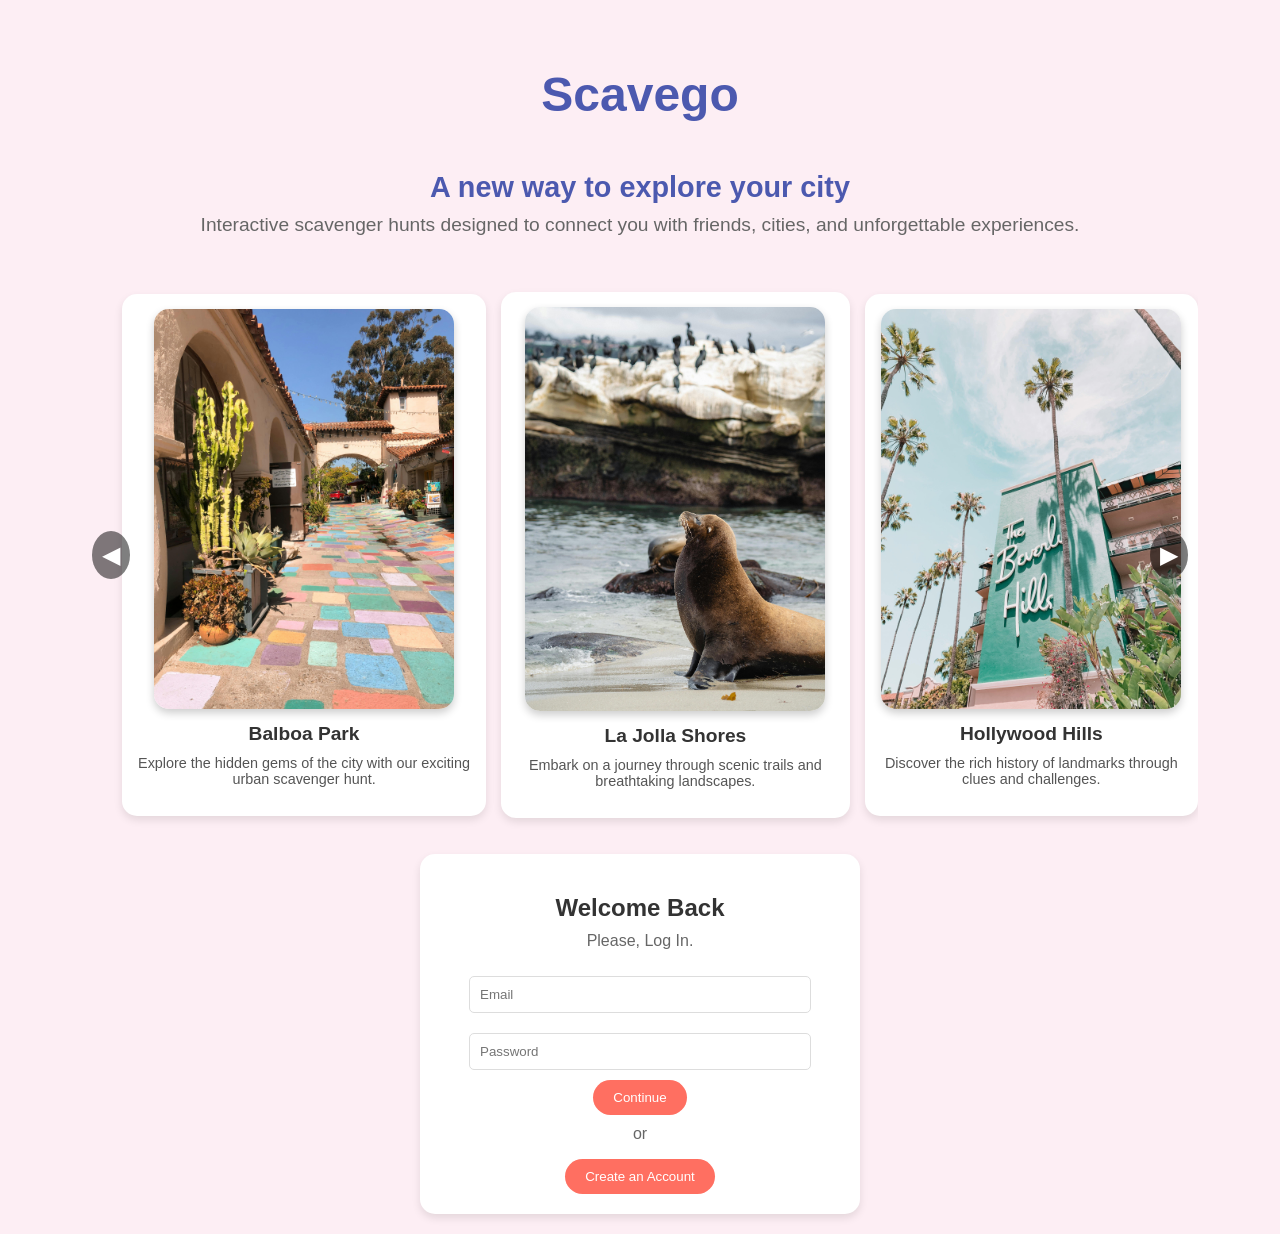
<file: index.html>
<!DOCTYPE html>
<html lang="en">
<head>
    <meta charset="UTF-8">
    <meta name="viewport" content="width=device-width, initial-scale=1.0">
    <title>Scavego - Explore Our Hunts</title>
    <link rel="stylesheet" href="home.css"> <!-- Link to the specific CSS file -->
</head>
<body>
    <!-- Header Section -->
    <header class="site-header">
        <h1>Scavego</h1>
    </header>

    <!-- Hero Section -->
    <section class="hero">
        <h2>A new way to explore your city</h2>
        <p>Interactive scavenger hunts designed to connect you with friends, cities, and unforgettable experiences.</p>
    </section>

    <!-- Carousel Section -->
    <section class="carousel">
        <div class="carousel-track-container">
            <ul class="carousel-track">
                <li class="carousel-slide">
                    <a href="balboa-park.html">
                        <div class="card">
                            <img src="scav1.jpg" alt="Balboa Park">
                            <h3>Balboa Park</h3>
                            <p>Explore the hidden gems of the city with our exciting urban scavenger hunt.</p>
                        </div>
                    </a>
                </li>
                <li class="carousel-slide">
                    <a href="la-jolla-shores.html">
                        <div class="card">
                            <img src="scav5.jpg" alt="La Jolla Shores">
                            <h3>La Jolla Shores</h3>
                            <p>Embark on a journey through scenic trails and breathtaking landscapes.</p>
                        </div>
                    </a>
                </li>
                <li class="carousel-slide">
                    <a href="hollywood-hills.html">
                        <div class="card">
                            <img src="scav3.jpg" alt="Hollywood Hills">
                            <h3>Hollywood Hills</h3>
                            <p>Discover the rich history of landmarks through clues and challenges.</p>
                        </div>
                    </a>
                </li>
            </ul>
        </div>
        <button class="carousel-button left">&#9664;</button>
        <button class="carousel-button right">&#9654;</button>
    </section>

    <!-- Login Section -->
    <section class="login">
        <h2>Welcome Back</h2>
        <p>Please, Log In.</p>
        <form id="login-form">
            <div class="input-group">
                <input type="email" id="email" placeholder="Email">
            </div>
            <div class="input-group">
                <input type="password" id="password" placeholder="Password">
            </div>
            <button type="submit" class="btn-primary">Continue</button>
            <p>or</p>
            <button type="button" class="btn-secondary">Create an Account</button>
        </form>
    </section>

    <script src="script.js"></script> <!-- Link to JavaScript -->
</body>
</html>
</file>
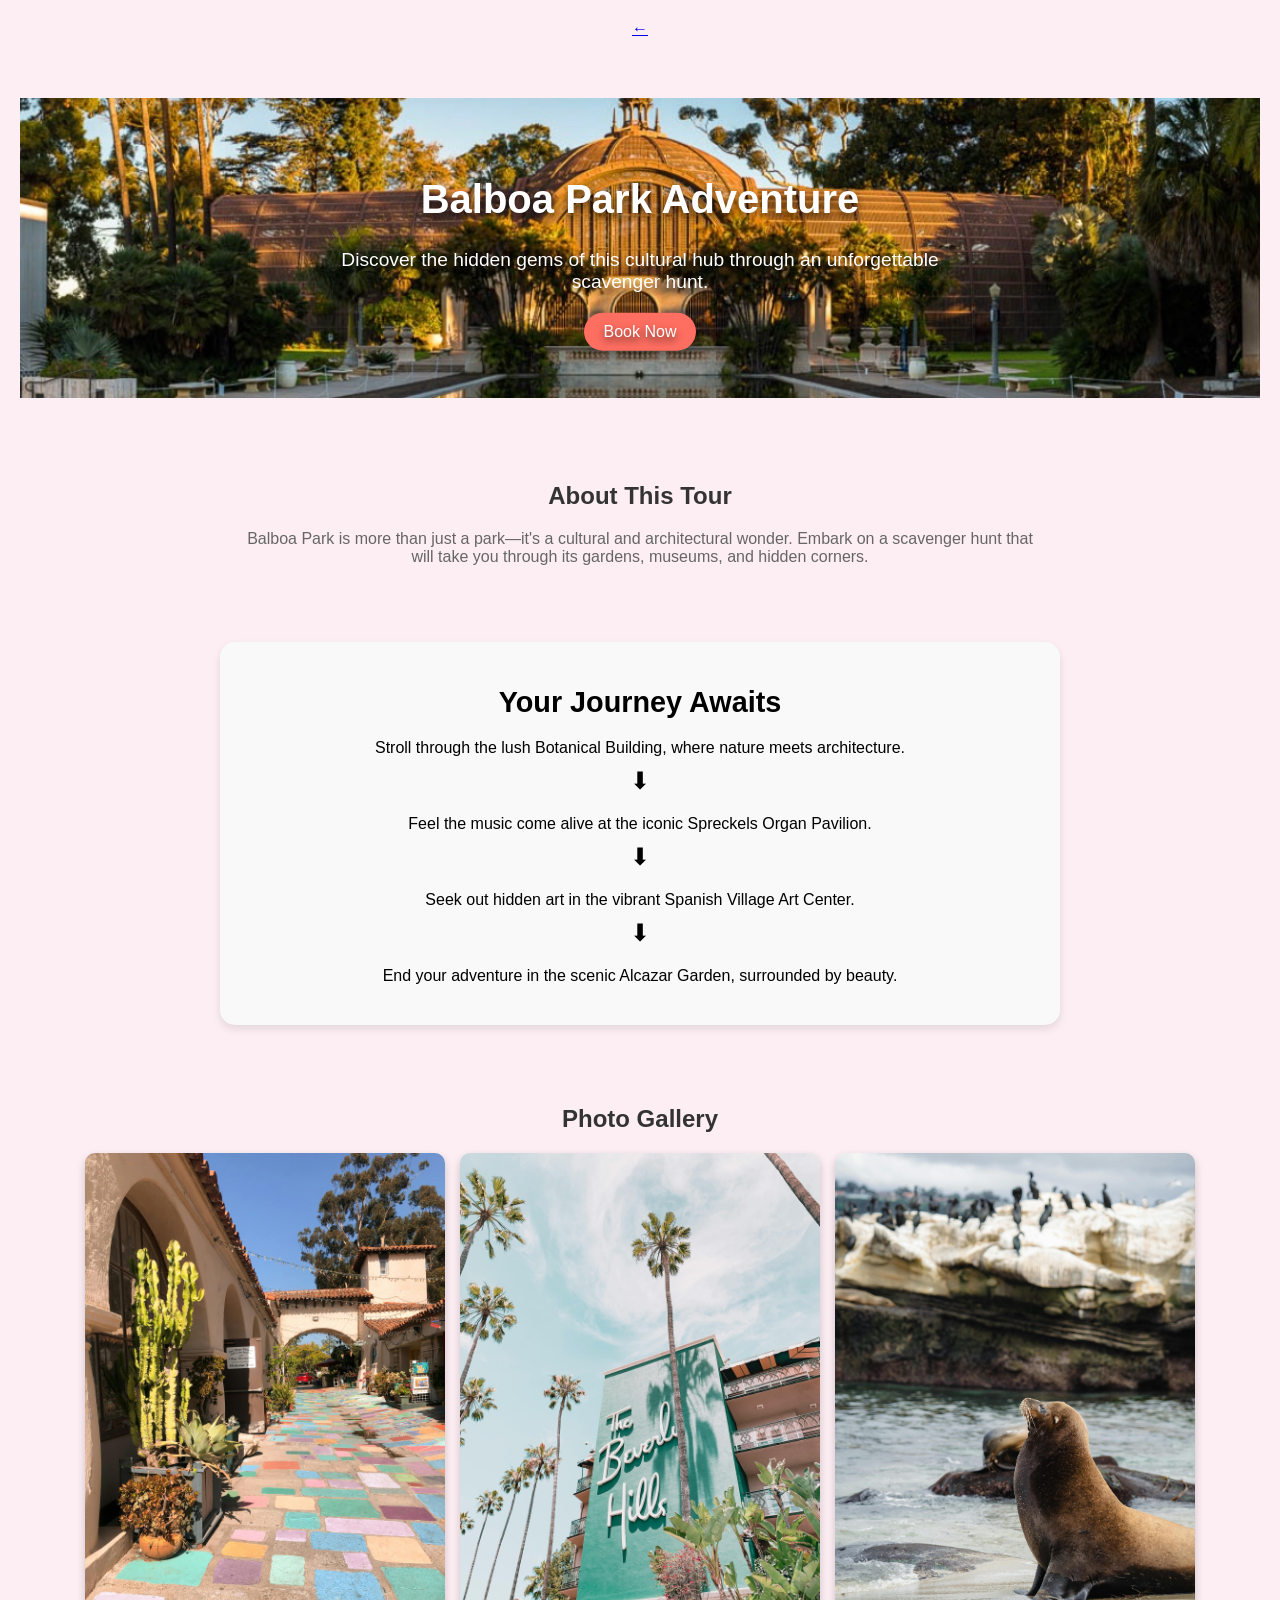
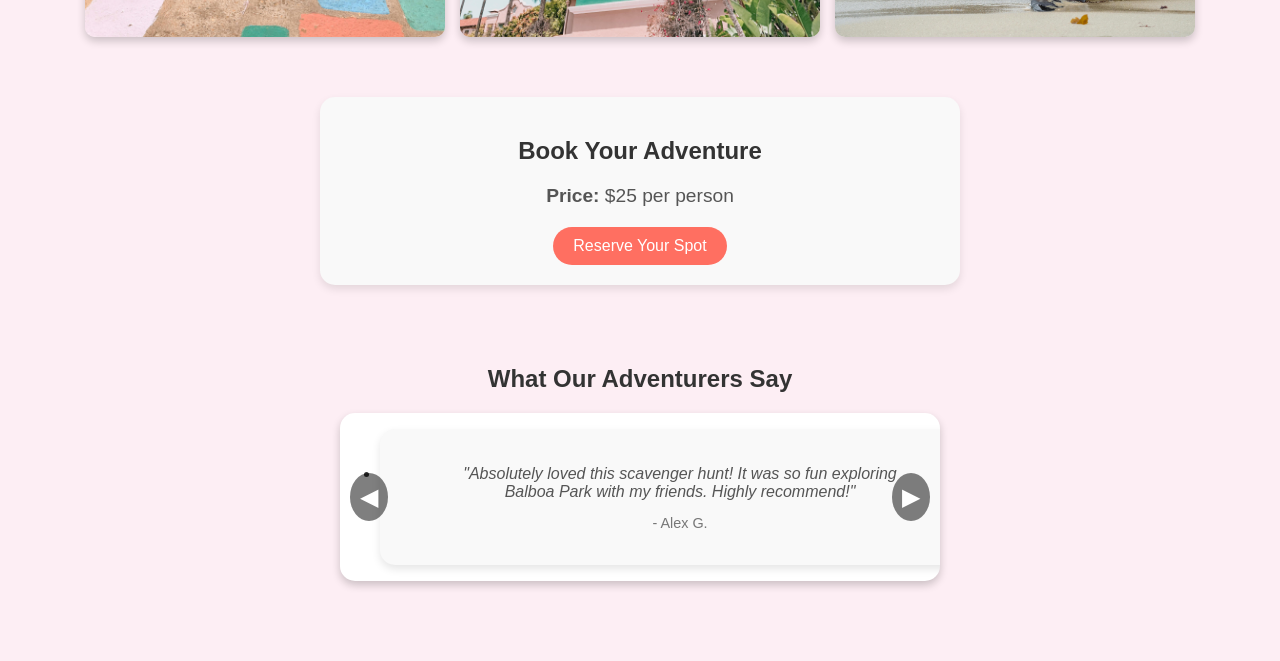
<file: balboa-park.html>
<!DOCTYPE html>
<html lang="en">
<head>
    <meta charset="UTF-8">
    <meta name="viewport" content="width=device-width, initial-scale=1.0">
    <title>Balboa Park Scavenger Hunt</title>
    <link rel="stylesheet" href="balboa-park.css">
</head>
<body>

    <!-- Home Button -->
    <div class="home-button-container">
        <a href="index.html" class="home-button">←</a>
    </div>

    <!-- Hero Section -->
    <header class="hero">
        <img src="BH4.jpg" alt="Balboa Park" class="hero-image">
        <div class="hero-text">
            <h1>Balboa Park Adventure</h1>
            <p>Discover the hidden gems of this cultural hub through an unforgettable scavenger hunt.</p>
            <a href="checkout.html" class="btn-primary">Book Now</a>
        </div>
    </header>

    <main>
        <!-- About This Tour -->
        <section class="description">
            <h2>About This Tour</h2>
            <p>
                Balboa Park is more than just a park—it's a cultural and architectural wonder. Embark on a scavenger hunt that will take you through its gardens, museums, and hidden corners.
            </p>
        </section>

        <section class="journey-map">
            <h2>Your Journey Awaits</h2>
            <div class="journey-step">
                <p></strong> Stroll through the lush Botanical Building, where nature meets architecture.</p>
                <span class="arrow">⬇</span>
            </div>
            <div class="journey-step">
                <p></strong> Feel the music come alive at the iconic Spreckels Organ Pavilion.</p>
                <span class="arrow">⬇</span>
            </div>
            <div class="journey-step">
                <p></strong> Seek out hidden art in the vibrant Spanish Village Art Center.</p>
                <span class="arrow">⬇</span>
            </div>
            <div class="journey-step">
                <p></strong> End your adventure in the scenic Alcazar Garden, surrounded by beauty.</p>
            </div>
        </section>
        
        
        

        <!-- Photo Gallery -->
        <section class="gallery">
            <h2>Photo Gallery</h2>
            <div class="gallery-grid">
                <img src="scav1.jpg" alt="Botanical Garden">
                <img src="scav3.jpg" alt="Spreckels Organ Pavilion">
                <img src="scav5.jpg" alt="Spanish Village Art Center">
            </div>
        </section>

        <!-- Booking Section -->
        <section class="pricing">
            <h2>Book Your Adventure</h2>
            <p><strong>Price:</strong> $25 per person</p>
            <a href="checkout.html" class="btn-primary">Reserve Your Spot</a>
        </section>

        <!-- Reviews Section -->
        <section class="reviews">
            <h2>What Our Adventurers Say</h2>
            <div class="reviews-carousel">
                <button class="review-button left">&#9664;</button>
                <div class="review-track-container">
                    <ul class="review-track">
                        <li class="review-slide">
                            <blockquote>
                                "Absolutely loved this scavenger hunt! It was so fun exploring Balboa Park with my friends. Highly recommend!"
                            </blockquote>
                            <p>- Alex G.</p>
                        </li>
                        <li class="review-slide">
                            <blockquote>
                                "The clues were challenging but fun, and I discovered parts of the park I never knew existed!"
                            </blockquote>
                            <p>- Taylor R.</p>
                        </li>
                        <li class="review-slide">
                            <blockquote>
                                "A perfect blend of adventure and history. My kids had a blast, and so did I!"
                            </blockquote>
                            <p>- Jamie L.</p>
                        </li>
                    </ul>
                </div>
                <button class="review-button right">&#9654;</button>
            </div>
        </section>
    </main>

</body>
</html>
</file>
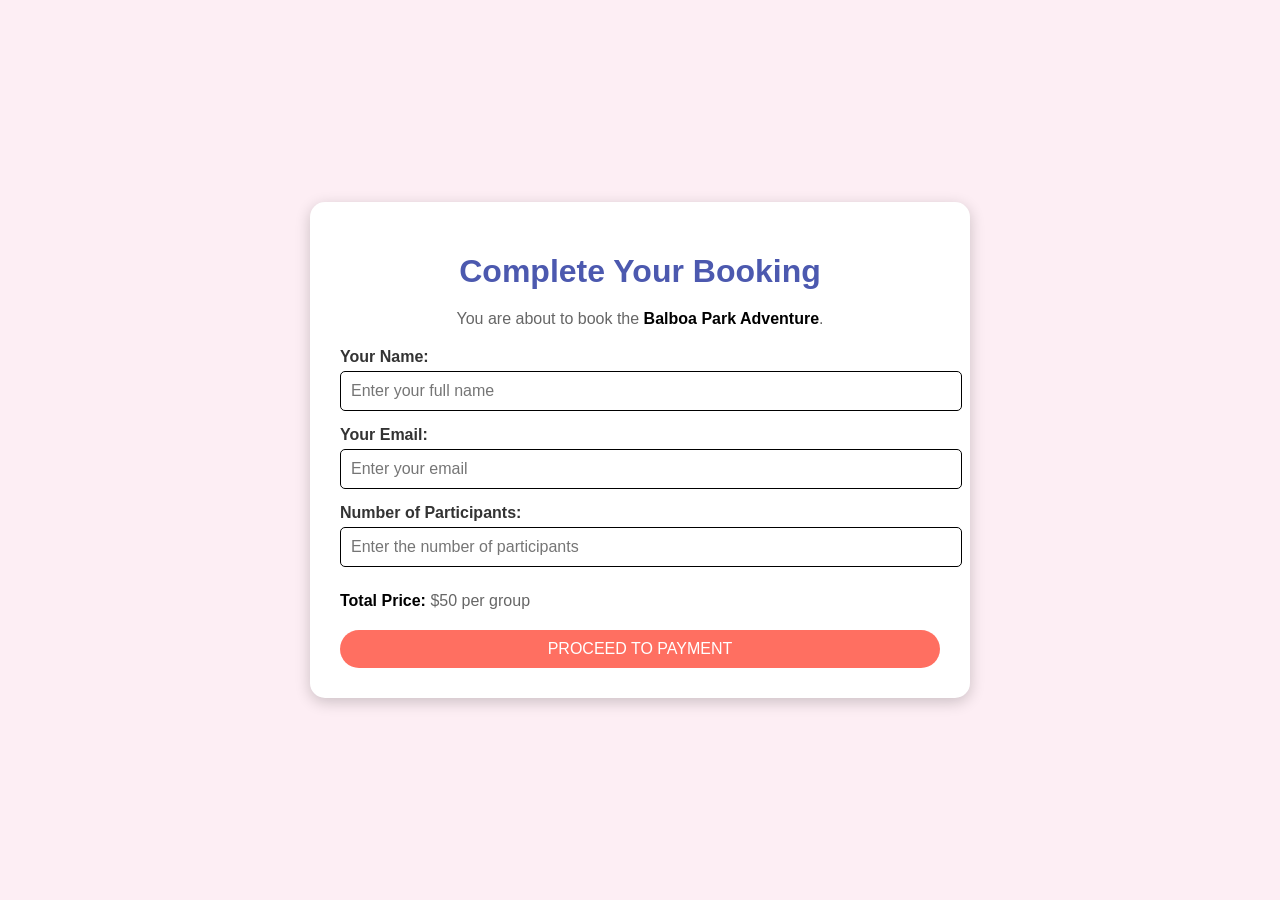
<file: checkout.html>
<!DOCTYPE html>
<html lang="en">
<head>
    <meta charset="UTF-8">
    <meta name="viewport" content="width=device-width, initial-scale=1.0">
    <title>Checkout - Balboa Park Adventure</title>
    <link rel="stylesheet" href="style.css">
</head>
<body style="background-color: #FDEEF4;"> <!-- Light pink background -->
    <div class="checkout-container">
        <h1>Complete Your Booking</h1>
        <p>You are about to book the <strong>Balboa Park Adventure</strong>.</p>
        
        <form action="balboa-hunt.html" method="GET">
            <!-- Name Input -->
            <label for="name">Your Name:</label>
            <input type="text" id="name" name="name" placeholder="Enter your full name" required>
            
            <!-- Email Input -->
            <label for="email">Your Email:</label>
            <input type="email" id="email" name="email" placeholder="Enter your email" required>
            
            <!-- Participants Input -->
            <label for="participants">Number of Participants:</label>
            <input type="number" id="participants" name="participants" placeholder="Enter the number of participants" required>
            
            <!-- Total Price -->
            <p><strong>Total Price:</strong> $50 per group</p>
            
            <!-- Submit Button -->
            <button type="submit" class="btn-primary">Proceed to Payment</button>
        </form>
    </div>
</body>
</html>
</file>
<file: home.css>
/* General Styles for Home Page */
body {
    font-family: 'Montserrat', sans-serif;
    background-color: #FDEEF4;
    color: #333;
    margin: 0;
    text-align: center;
    padding: 20px;
}

h1, h2 {
    color: #4c59af;
    margin-bottom: 10px;
}

h1 {
    font-size: 3rem;
}

h2 {
    font-size: 1.8rem;
}

p {
    font-size: 1.2rem;
    margin-top: 10px;
    color: #666;
}

/* Header Section */
.site-header {
    color: #333; /* Retain text color */
    padding: 15px;
    text-align: center;
    font-size: 1.8rem;
    margin-bottom: 20px;
    background-color: transparent; /* Remove pink background */
    box-shadow: none; /* Optional: Remove shadow if any */
}


/* Carousel Section */
.carousel {
    position: relative;
    max-width: 90%;
    margin: 20px auto;
    overflow: hidden;
}

.carousel-track-container {
    overflow: hidden;
    position: relative;
}

.carousel-track {
    display: flex;
    transition: transform 0.5s ease-in-out;
    gap: 15px;
    justify-content: center;
    align-items: center;
}

.carousel-slide {
    min-width: 300px;
    padding: 15px;
    text-align: center;
    background-color: #fff;
    border-radius: 15px;
    box-shadow: 0 4px 8px rgba(0, 0, 0, 0.1);
    display: flex;
    flex-direction: column;
    justify-content: space-between;
    min-height: 350px; /* Ensure consistent height */
}

/* Carousel Images */
.carousel-slide img {
    width: 100%;
    max-width: 300px;
    height: auto;
    border-radius: 15px;
    object-fit: cover;
    box-shadow: 0 4px 8px rgba(0, 0, 0, 0.2);
}

.carousel-slide h3 {
    font-size: 1.2rem;
    color: #333;
    margin: 10px 0;
}

.carousel-slide p {
    font-size: 0.9rem;
    color: #555;
}

/* Carousel Buttons */
.carousel-button {
    position: absolute;
    top: 50%;
    transform: translateY(-50%);
    background-color: rgba(0, 0, 0, 0.5);
    border: none;
    color: white;
    font-size: 1.5rem;
    cursor: pointer;
    padding: 10px;
    border-radius: 50%;
    z-index: 10;
}

.carousel-button.left {
    left: 10px;
}

.carousel-button.right {
    right: 10px;
}

.carousel-button:hover {
    background-color: rgba(0, 0, 0, 0.7);
}

/* Login Section */
.login {
    margin-top: 40px;
    max-width: 400px;
    margin: 0 auto;
    padding: 20px;
    border-radius: 15px;
    background-color: #fff;
    box-shadow: 0 4px 8px rgba(0, 0, 0, 0.1);
}

.login h2 {
    font-size: 1.5rem;
    color: #333;
}

.login p {
    font-size: 1rem;
    color: #666;
}

.input-group input {
    width: 80%;
    padding: 10px;
    margin: 10px 0;
    border: 1px solid #ddd;
    border-radius: 5px;
}

/* Buttons */
button, .btn-primary, .home-button {
    background-color: #FF6F61;
    color: white;
    padding: 10px 20px;
    border: none;
    border-radius: 25px;
    cursor: pointer;
    font-family: 'Montserrat', sans-serif;
}

button:hover, .btn-primary:hover, .home-button:hover {
    background-color: #FF3B3B; /* Darker coral on hover */
}

/* General Section Spacing */
section {
    margin-bottom: 40px; /* Adjust this value to increase spacing */
}

.carousel-slide a {
    text-decoration: none; /* Remove underline for links inside carousel slides */
}
</file>
<file: balboa-park.css>
/* General Styles */
body {
    font-family: 'Montserrat', sans-serif;
    background-color: #FDEEF4;
    color: #333;
    margin: 0;
    padding: 20px;
    text-align: center;
}

/* Hero Section */
.hero {
    position: relative;
    text-align: center;
    color: white;
    margin-top: 60px;
}

.hero img {
    width: 100%;
    height: 300px;
    object-fit: cover;
}

.hero-text {
    position: absolute;
    top: 50%;
    left: 50%;
    transform: translate(-50%, -50%);
    text-shadow: 0 4px 8px rgba(0, 0, 0, 0.7);
}

.hero-text h1 {
    font-size: 2.5rem;
    color: white;
}

.hero-text p {
    font-size: 1.2rem;
    color: white;
    margin-bottom: 20px;
}

.hero-text .btn-primary {
    display: inline-block;
    padding: 10px 20px;
    background-color: #FF6F61;
    color: white;
    border-radius: 25px;
    text-decoration: none;
    font-size: 1rem;
    box-shadow: 0 4px 8px rgba(0, 0, 0, 0.2);
}

.hero-text .btn-primary:hover {
    background-color: #FF3B3B; /* Darker coral */
}

/* Description Section */
.description {
    text-align: center;
    margin: 40px auto;
    max-width: 800px;
    padding: 20px;
}

.description p {
    color: #666;
}

/* Itinerary Section */
.itinerary {
    max-width: 800px;
    margin: 40px auto;
    padding: 20px;
}

.itinerary ul {
    list-style-type: none;
    padding: 0;
}

.itinerary li {
    margin-bottom: 10px;
    font-size: 1rem;
    color: #555;
}

/* Gallery Section */
.gallery {
    text-align: center;
    margin: 40px auto;
    padding: 20px;
}

.gallery-grid {
    display: flex;
    gap: 15px;
    justify-content: center;
    flex-wrap: wrap;
}

.gallery-grid img {
    width: 30%;
    height: auto;
    border-radius: 10px;
    box-shadow: 0 4px 8px rgba(0, 0, 0, 0.2);
}

/* Booking Section */
.pricing {
    text-align: center;
    margin: 40px auto;
    padding: 20px;
    background-color: #f9f9f9;
    border-radius: 15px;
    max-width: 600px;
    box-shadow: 0 4px 8px rgba(0, 0, 0, 0.1);
}

.pricing p {
    font-size: 1.2rem;
    color: #555;
    margin-bottom: 20px;
}

.pricing .btn-primary {
    display: inline-block;
    padding: 10px 20px;
    background-color: #FF6F61;
    color: white;
    border-radius: 25px;
    text-decoration: none;
    font-size: 1rem;
}

/* Journey Map Section */
.journey-map {
    text-align: center;
    margin: 40px auto;
    padding: 20px;
    background-color: #f9f9f9;
    border-radius: 15px;
    max-width: 800px;
    box-shadow: 0 4px 8px rgba(0, 0, 0, 0.1);
}

.journey-map h2 {
    font-size: 1.8rem;
    color: #000 !important; /* Force black text */
    margin-bottom: 20px;
}

.journey-step {
    display: flex;
    flex-direction: column; /* Stack text and arrow vertically */
    align-items: center;
    gap: 10px;
    margin-bottom: 20px;
}

.journey-step p {
    font-size: 1rem;
    color: #000 !important; /* Force black text */
    margin: 0;
}

.arrow {
    font-size: 1.5rem;
    color: #000 !important; /* Ensure arrow is black */
}

.reviews {
    text-align: center;
    margin: 40px auto;
    padding: 20px;
}

.reviews-carousel {
    position: relative;
    max-width: 600px;
    margin: 0 auto;
    overflow: hidden;
    background-color: #fff;
    border-radius: 15px;
    box-shadow: 0 4px 8px rgba(0, 0, 0, 0.2);
}

.review-track {
    display: flex;
    transition: transform 0.5s ease-in-out;
}

.review-slide {
    min-width: 100%;
    padding: 20px;
    background-color: #f9f9f9;
    border-radius: 15px;
    box-shadow: 0 4px 8px rgba(0, 0, 0, 0.1);
}

.review-slide blockquote {
    font-size: 1rem;
    font-style: italic;
    color: #555;
    margin-bottom: 10px;
}

.review-slide p {
    font-size: 0.9rem;
    color: #777;
}

.review-button {
    position: absolute;
    top: 50%;
    transform: translateY(-50%);
    background-color: rgba(0, 0, 0, 0.5);
    border: none;
    color: white;
    font-size: 1.5rem;
    cursor: pointer;
    padding: 10px;
    border-radius: 50%;
}

.review-button.left {
    left: 10px;
}

.review-button.right {
    right: 10px;
}

.review-button:hover {
    background-color: rgba(0, 0, 0, 0.7);
}
</file>
<file: style.css>
/* General Styles*/

body {
    font-family: 'Montserrat', sans-serif;
    background-color: #FDEEF4; /* Light pink */
    color: #333;
    margin: 0;
    padding: 20px;
    text-align: center;
}

h1, h2 {
    color: #4c59af;
    margin-bottom: 10px;
}

h1 {
    font-size: 3rem;
}

h2 {
    font-size: 1.8rem;
}

p {
    font-size: 1.2rem;
    margin-top: 10px;
    color: #666;
}


/* Checkout */

/* Checkout Container */
/* Checkout Container Centering */
body {
    display: flex;
    justify-content: center;
    align-items: center;
    height: 100vh; /* Full height of the viewport */
    margin: 0; /* Reset default margin */
    padding: 0; /* Reset default padding */
    background-color: #FDEEF4; /* Light pink background */
}

.checkout-container {
    margin: 0 auto; /* Center horizontally */
}

.checkout-container {
    background-color: #FFFFFF; /* White box */
    padding: 30px;
    max-width: 600px;
    width: 90%;
    border-radius: 15px;
    box-shadow: 0 4px 15px rgba(0, 0, 0, 0.2); /* Subtle shadow */
    text-align: center;
}

.checkout-container h1 {
    font-size: 2rem;
    margin-bottom: 20px;
}

.checkout-container p {
    font-size: 1rem;
    margin-bottom: 20px;
}

/* Form Styling */
.checkout-container form {
    text-align: left;
    margin-top: 20px;
}

.checkout-container form label {
    font-size: 1rem;
    font-weight: bold;
    margin-bottom: 5px;
    display: block;
}

.checkout-container form input {
    width: 100%;
    padding: 10px;
    margin-bottom: 15px;
    font-size: 1rem;
    border: 1px solid #000; /* Black outline */
    border-radius: 5px; /* Rounded corners */
    background-color: #fff; /* White background */
    color: #000; /* Black text */
    box-shadow: none; /* Remove inset shadow */
}

.checkout-container form input:focus {
    outline: 2px solid #FF6F61; /* Coral outline when focused */
}

/* Button Styling */
.checkout-container .btn-primary {
    width: 100%;
    padding: 10px;
    background-color: #FF6F61; /* Coral button color */
    color: white; /* White text */
    border: none;
    border-radius: 25px;
    font-size: 1rem;
    cursor: pointer;
    transition: background-color 0.3s ease;
    text-transform: uppercase;
}

.checkout-container .btn-primary:hover {
    background-color: #FF3B3B; /* Darker coral on hover */
}

/* Strong Text */
.checkout-container p strong {
    color: #000; /* Ensure the tour name stays black */
}


/* Hamburger Menu */
.hamburger-menu {
    position: absolute;
    top: 20px;
    left: 20px;
    width: 30px;
    cursor: pointer;
    z-index: 100; /* Ensures it's always on top */
}

.hamburger-menu .bar {
    width: 30px;
    height: 4px;
    background-color: #333;
    margin: 5px 0;
    border-radius: 5px;
    transition: all 0.3s ease;
}

/* Dropdown Menu */
.dropdown-menu {
    position: absolute;
    top: 60px;
    left: 20px;
    background-color: #fff;
    width: 200px;
    border-radius: 10px;
    box-shadow: 0 4px 10px rgba(0, 0, 0, 0.1);
    display: none; /* Hidden by default */
}

.dropdown-menu ul {
    list-style: none;
    margin: 0;
    padding: 0;
}

.dropdown-menu ul li {
    border-bottom: 1px solid #ddd;
}

.dropdown-menu ul li:last-child {
    border-bottom: none;
}

.dropdown-menu ul li a {
    display: block;
    padding: 15px;
    color: #333;
    text-decoration: none;
    font-size: 1rem;
    transition: background-color 0.3s ease;
}

.dropdown-menu ul li a:hover {
    background-color: #f4f4f4;
}

/* Dropdown Menu Active */
.dropdown-menu.show {
    display: block;
}
</file>
